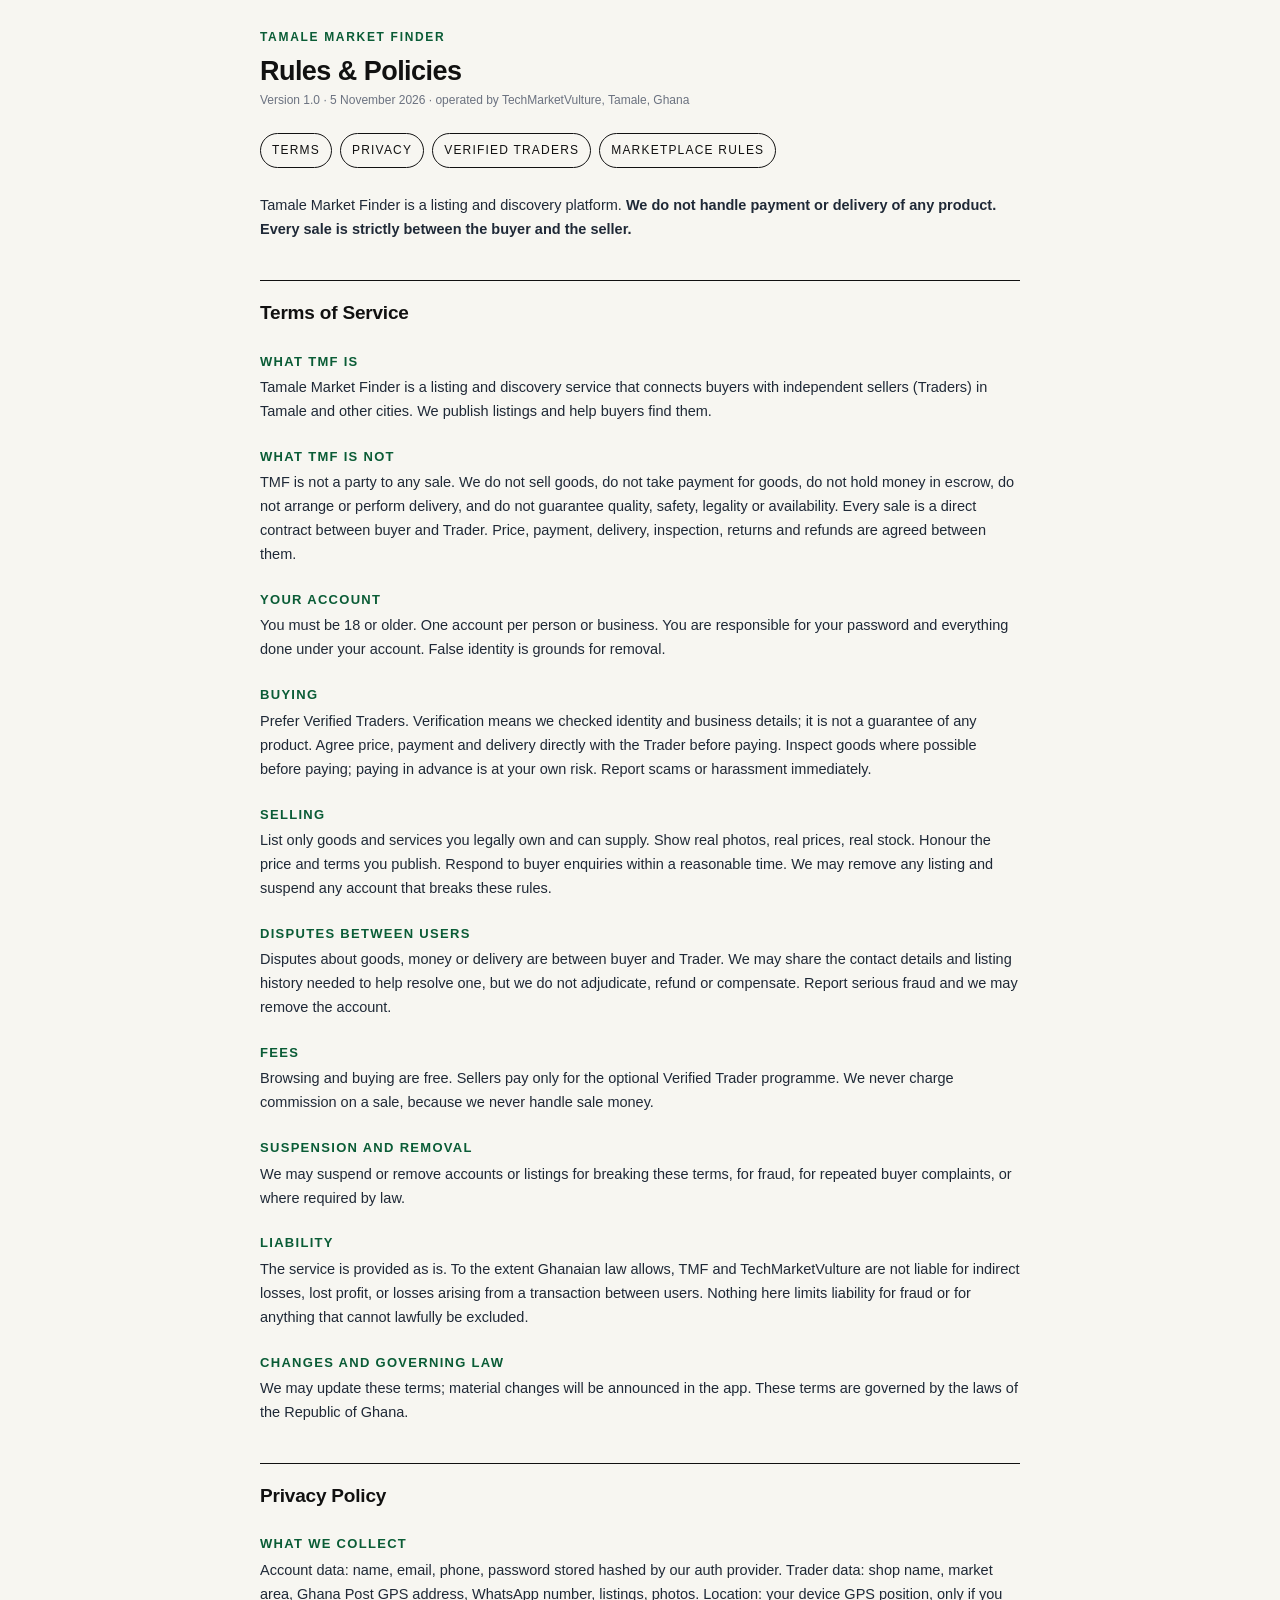
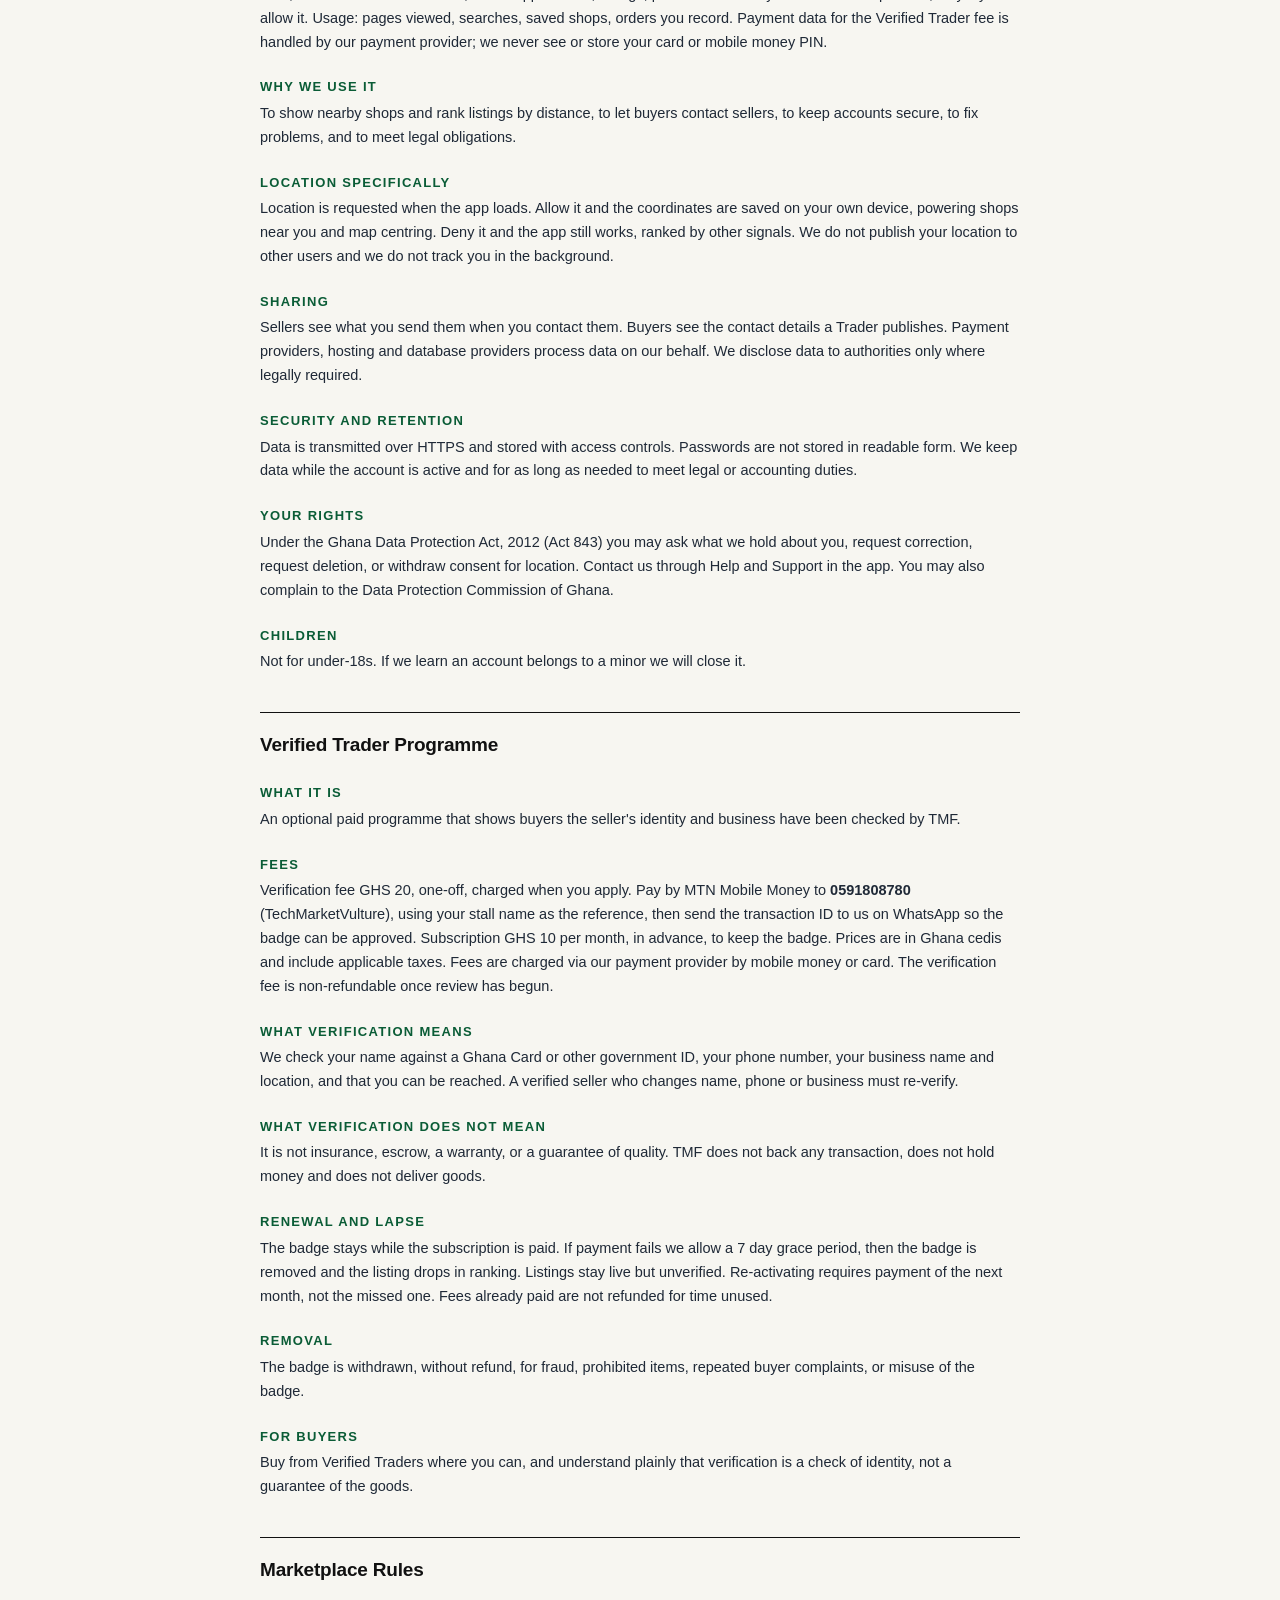
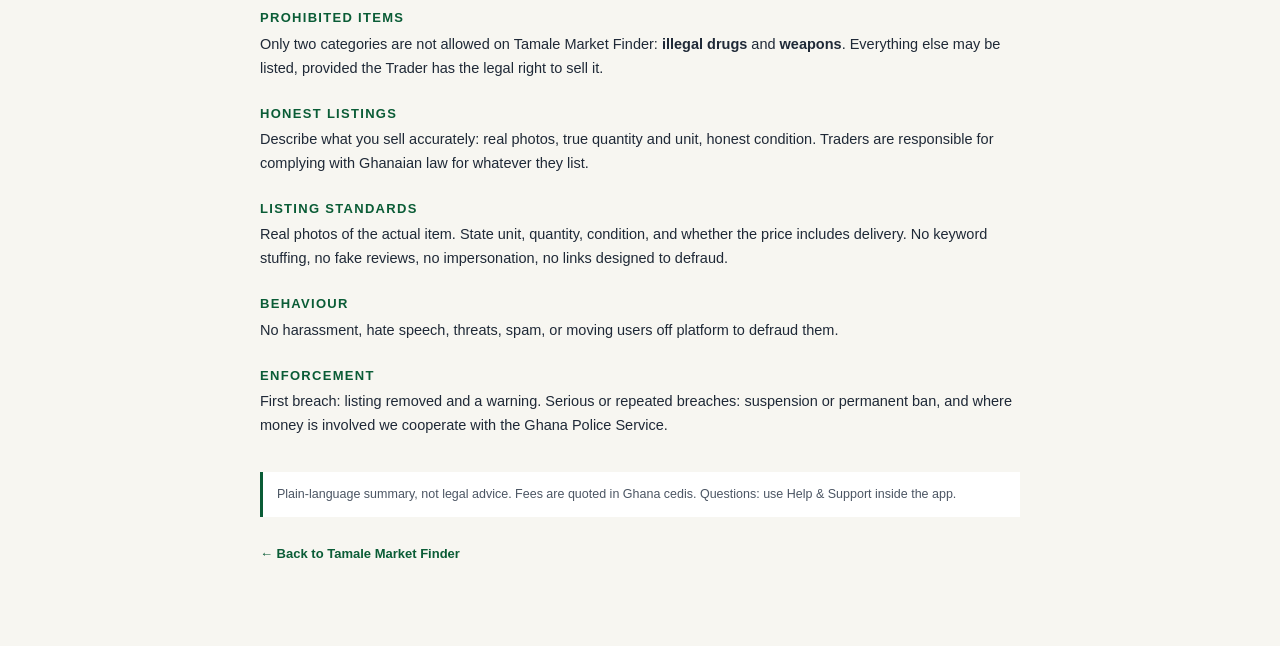
<file: policies.html>
<!DOCTYPE html><html lang="en"><head><meta charset="utf-8"><meta name="viewport" content="width=device-width,initial-scale=1">
<title>Rules &amp; Policies — Tamale Market Finder</title>
<meta name="description" content="Terms of Service, Privacy Policy, Verified Trader Programme and Marketplace Rules for Tamale Market Finder.">
<style>
body{margin:0;background:#F7F6F1;color:#111;font-family:-apple-system,BlinkMacSystemFont,"Segoe UI",Roboto,sans-serif;line-height:1.65}
.wrap{max-width:760px;margin:0 auto;padding:28px 20px 80px}
.brand{font-weight:800;letter-spacing:.14em;font-size:12px;text-transform:uppercase;color:#0A5C36}
h1{font-size:27px;line-height:1.15;margin:8px 0 4px;letter-spacing:-.02em}
.meta{font-size:12px;color:#6b7280;margin-bottom:22px}
nav{display:flex;flex-wrap:wrap;gap:8px;margin:0 0 26px}
nav a{font-size:12px;text-transform:uppercase;letter-spacing:.1em;text-decoration:none;color:#111;border:1px solid #111;padding:7px 11px;border-radius:999px}
nav a:hover{background:#111;color:#fff}
h2{font-size:19px;margin:38px 0 6px;padding-top:16px;border-top:1.5px solid #111;letter-spacing:-.01em}
h3{font-size:13px;text-transform:uppercase;letter-spacing:.1em;margin:22px 0 4px;color:#0A5C36}
p{font-size:14.5px;margin:0 0 10px;color:#1f2937}
.note{margin-top:34px;padding:12px 14px;border-left:3px solid #0A5C36;background:#fff;font-size:12.5px;color:#4b5563}
a.back{display:inline-block;margin-top:26px;font-size:13px;color:#0A5C36;text-decoration:none;font-weight:700}
</style>
</head><body><div class="wrap">
<div class="brand">Tamale Market Finder</div>
<h1>Rules &amp; Policies</h1>
<div class="meta">Version 1.0 · 5 November 2026 · operated by TechMarketVulture, Tamale, Ghana</div>
<nav><a href="#terms">Terms</a><a href="#privacy">Privacy</a><a href="#verified">Verified Traders</a><a href="#rules">Marketplace Rules</a></nav>
<p>Tamale Market Finder is a listing and discovery platform. <b>We do not handle payment or delivery of any product. Every sale is strictly between the buyer and the seller.</b></p>
<h2 id="terms">Terms of Service</h2>
<h3>What TMF is</h3><p>Tamale Market Finder is a listing and discovery service that connects buyers with independent sellers (Traders) in Tamale and other cities. We publish listings and help buyers find them.</p>
<h3>What TMF is not</h3><p>TMF is not a party to any sale. We do not sell goods, do not take payment for goods, do not hold money in escrow, do not arrange or perform delivery, and do not guarantee quality, safety, legality or availability. Every sale is a direct contract between buyer and Trader. Price, payment, delivery, inspection, returns and refunds are agreed between them.</p>
<h3>Your account</h3><p>You must be 18 or older. One account per person or business. You are responsible for your password and everything done under your account. False identity is grounds for removal.</p>
<h3>Buying</h3><p>Prefer Verified Traders. Verification means we checked identity and business details; it is not a guarantee of any product. Agree price, payment and delivery directly with the Trader before paying. Inspect goods where possible before paying; paying in advance is at your own risk. Report scams or harassment immediately.</p>
<h3>Selling</h3><p>List only goods and services you legally own and can supply. Show real photos, real prices, real stock. Honour the price and terms you publish. Respond to buyer enquiries within a reasonable time. We may remove any listing and suspend any account that breaks these rules.</p>
<h3>Disputes between users</h3><p>Disputes about goods, money or delivery are between buyer and Trader. We may share the contact details and listing history needed to help resolve one, but we do not adjudicate, refund or compensate. Report serious fraud and we may remove the account.</p>
<h3>Fees</h3><p>Browsing and buying are free. Sellers pay only for the optional Verified Trader programme. We never charge commission on a sale, because we never handle sale money.</p>
<h3>Suspension and removal</h3><p>We may suspend or remove accounts or listings for breaking these terms, for fraud, for repeated buyer complaints, or where required by law.</p>
<h3>Liability</h3><p>The service is provided as is. To the extent Ghanaian law allows, TMF and TechMarketVulture are not liable for indirect losses, lost profit, or losses arising from a transaction between users. Nothing here limits liability for fraud or for anything that cannot lawfully be excluded.</p>
<h3>Changes and governing law</h3><p>We may update these terms; material changes will be announced in the app. These terms are governed by the laws of the Republic of Ghana.</p>
<h2 id="privacy">Privacy Policy</h2>
<h3>What we collect</h3><p>Account data: name, email, phone, password stored hashed by our auth provider. Trader data: shop name, market area, Ghana Post GPS address, WhatsApp number, listings, photos. Location: your device GPS position, only if you allow it. Usage: pages viewed, searches, saved shops, orders you record. Payment data for the Verified Trader fee is handled by our payment provider; we never see or store your card or mobile money PIN.</p>
<h3>Why we use it</h3><p>To show nearby shops and rank listings by distance, to let buyers contact sellers, to keep accounts secure, to fix problems, and to meet legal obligations.</p>
<h3>Location specifically</h3><p>Location is requested when the app loads. Allow it and the coordinates are saved on your own device, powering shops near you and map centring. Deny it and the app still works, ranked by other signals. We do not publish your location to other users and we do not track you in the background.</p>
<h3>Sharing</h3><p>Sellers see what you send them when you contact them. Buyers see the contact details a Trader publishes. Payment providers, hosting and database providers process data on our behalf. We disclose data to authorities only where legally required.</p>
<h3>Security and retention</h3><p>Data is transmitted over HTTPS and stored with access controls. Passwords are not stored in readable form. We keep data while the account is active and for as long as needed to meet legal or accounting duties.</p>
<h3>Your rights</h3><p>Under the Ghana Data Protection Act, 2012 (Act 843) you may ask what we hold about you, request correction, request deletion, or withdraw consent for location. Contact us through Help and Support in the app. You may also complain to the Data Protection Commission of Ghana.</p>
<h3>Children</h3><p>Not for under-18s. If we learn an account belongs to a minor we will close it.</p>
<h2 id="verified">Verified Trader Programme</h2>
<h3>What it is</h3><p>An optional paid programme that shows buyers the seller's identity and business have been checked by TMF.</p>
<h3>Fees</h3><p>Verification fee GHS 20, one-off, charged when you apply. Pay by MTN Mobile Money to <b>0591808780</b> (TechMarketVulture), using your stall name as the reference, then send the transaction ID to us on WhatsApp so the badge can be approved. Subscription GHS 10 per month, in advance, to keep the badge. Prices are in Ghana cedis and include applicable taxes. Fees are charged via our payment provider by mobile money or card. The verification fee is non-refundable once review has begun.</p>
<h3>What verification means</h3><p>We check your name against a Ghana Card or other government ID, your phone number, your business name and location, and that you can be reached. A verified seller who changes name, phone or business must re-verify.</p>
<h3>What verification does not mean</h3><p>It is not insurance, escrow, a warranty, or a guarantee of quality. TMF does not back any transaction, does not hold money and does not deliver goods.</p>
<h3>Renewal and lapse</h3><p>The badge stays while the subscription is paid. If payment fails we allow a 7 day grace period, then the badge is removed and the listing drops in ranking. Listings stay live but unverified. Re-activating requires payment of the next month, not the missed one. Fees already paid are not refunded for time unused.</p>
<h3>Removal</h3><p>The badge is withdrawn, without refund, for fraud, prohibited items, repeated buyer complaints, or misuse of the badge.</p>
<h3>For buyers</h3><p>Buy from Verified Traders where you can, and understand plainly that verification is a check of identity, not a guarantee of the goods.</p>
<h2 id="rules">Marketplace Rules</h2>
<h3>Prohibited items</h3><p>Only two categories are not allowed on Tamale Market Finder: <b>illegal drugs</b> and <b>weapons</b>. Everything else may be listed, provided the Trader has the legal right to sell it.</p>
<h3>Honest listings</h3><p>Describe what you sell accurately: real photos, true quantity and unit, honest condition. Traders are responsible for complying with Ghanaian law for whatever they list.</p>
<h3>Listing standards</h3><p>Real photos of the actual item. State unit, quantity, condition, and whether the price includes delivery. No keyword stuffing, no fake reviews, no impersonation, no links designed to defraud.</p>
<h3>Behaviour</h3><p>No harassment, hate speech, threats, spam, or moving users off platform to defraud them.</p>
<h3>Enforcement</h3><p>First breach: listing removed and a warning. Serious or repeated breaches: suspension or permanent ban, and where money is involved we cooperate with the Ghana Police Service.</p>
<div class="note">Plain-language summary, not legal advice. Fees are quoted in Ghana cedis. Questions: use Help &amp; Support inside the app.</div>
<a class="back" href="/">← Back to Tamale Market Finder</a>
</div></body></html>
</file>
